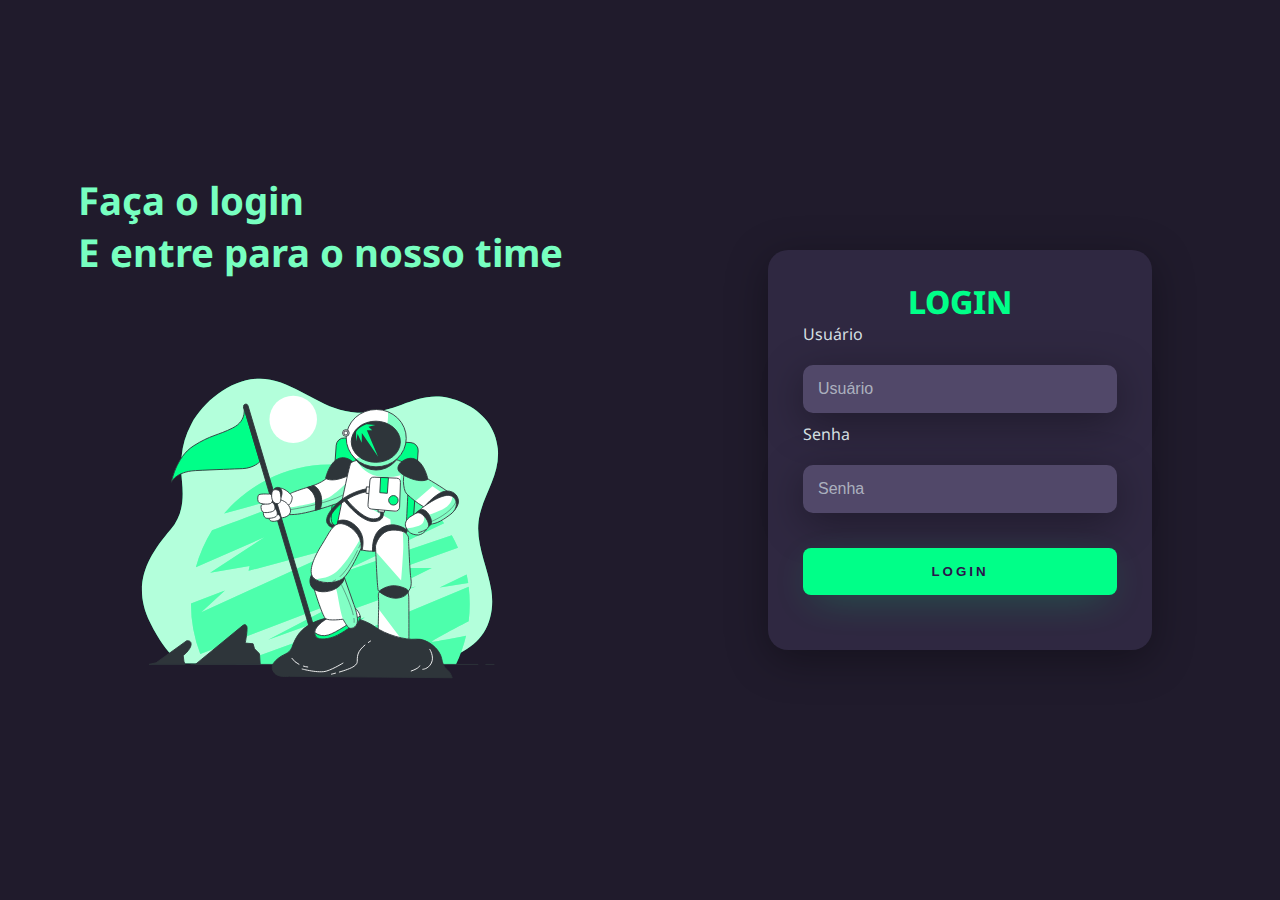
<file: Login/index.html>
<!DOCTYPE html>
<html lang="pt-BR">

    <head>
        <meta charset="UTF-8">
        <meta http-equiv="X-UA-Compatible" content="IE=edge">
        <meta name="viewport" content="width=device-width, initial-scale=1.0">

        <link rel="stylesheet" href="style.css">

        <title>Login</title>
    </head>


    <body>
        <div class="main-login">
            <div class="left-login">
                <h1>Faça o login <br> E entre para o nosso time</h1>
                <img src="astronaut-animate.svg" class="left-login-image">
            </div>

            <div class="right-login">
                <div class="card-login">
                    <h1>LOGIN</h1>
                    <div class="textfield">
                        <label for="usuario">Usuário</label>
                        <input type="text" name="usuario" placeholder="Usuário">
                    </div>
                    <div class="textfield">
                        <label for="senha">Senha</label>
                        <input type="password" name="senha" placeholder="Senha">
                    </div>
                    
                    <button class="btn-login" type="submit">Login</button>
                </div>
            </div>
        </div>
    </body>

</html>
</file>
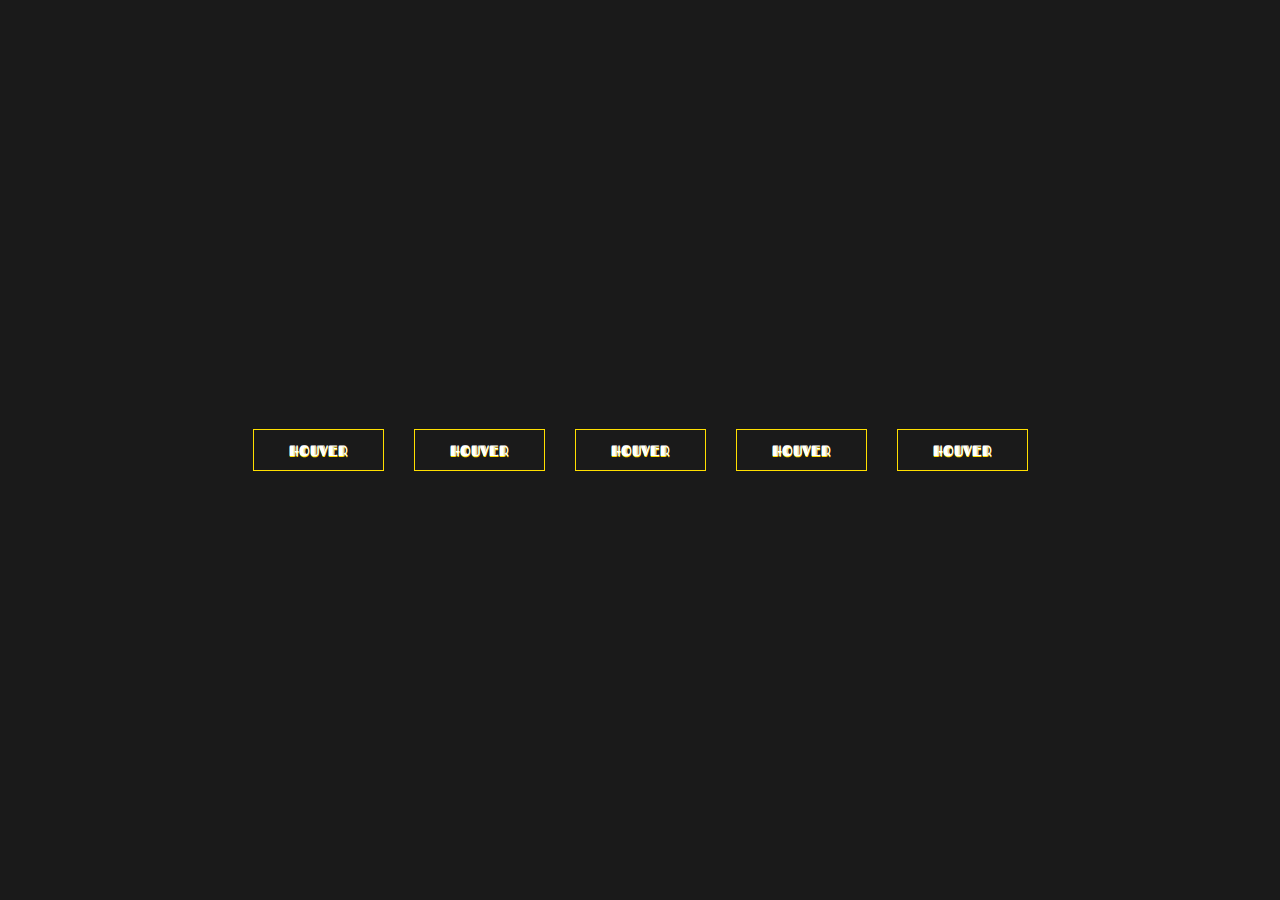
<file: Teste de Animação/index.html>
<!DOCTYPE html>

<html lang="pt-BR">

    <head>
        <meta charset="UTF-8">
        <title>Teste de Animação</title>
        <link rel="stylesheet" href="CSS/main.css">

        <link rel="preconnect" href="https://fonts.googleapis.com">
        <link rel="preconnect" href="https://fonts.gstatic.com" crossorigin>
        <link href="https://fonts.googleapis.com/css2?family=Fascinate+Inline&display=swap" rel="stylesheet">
    </head>

    <body>

        <a href="" class="buttao bt1">HOUVER</a>
        <a href="" class="buttao bt2">HOUVER</a>
        <a href="" class="buttao bt3">HOUVER</a>
        <a href="" class="buttao bt4">HOUVER</a>
        <a href="" class="buttao bt5">HOUVER</a>

    </body>
</html>
</file>
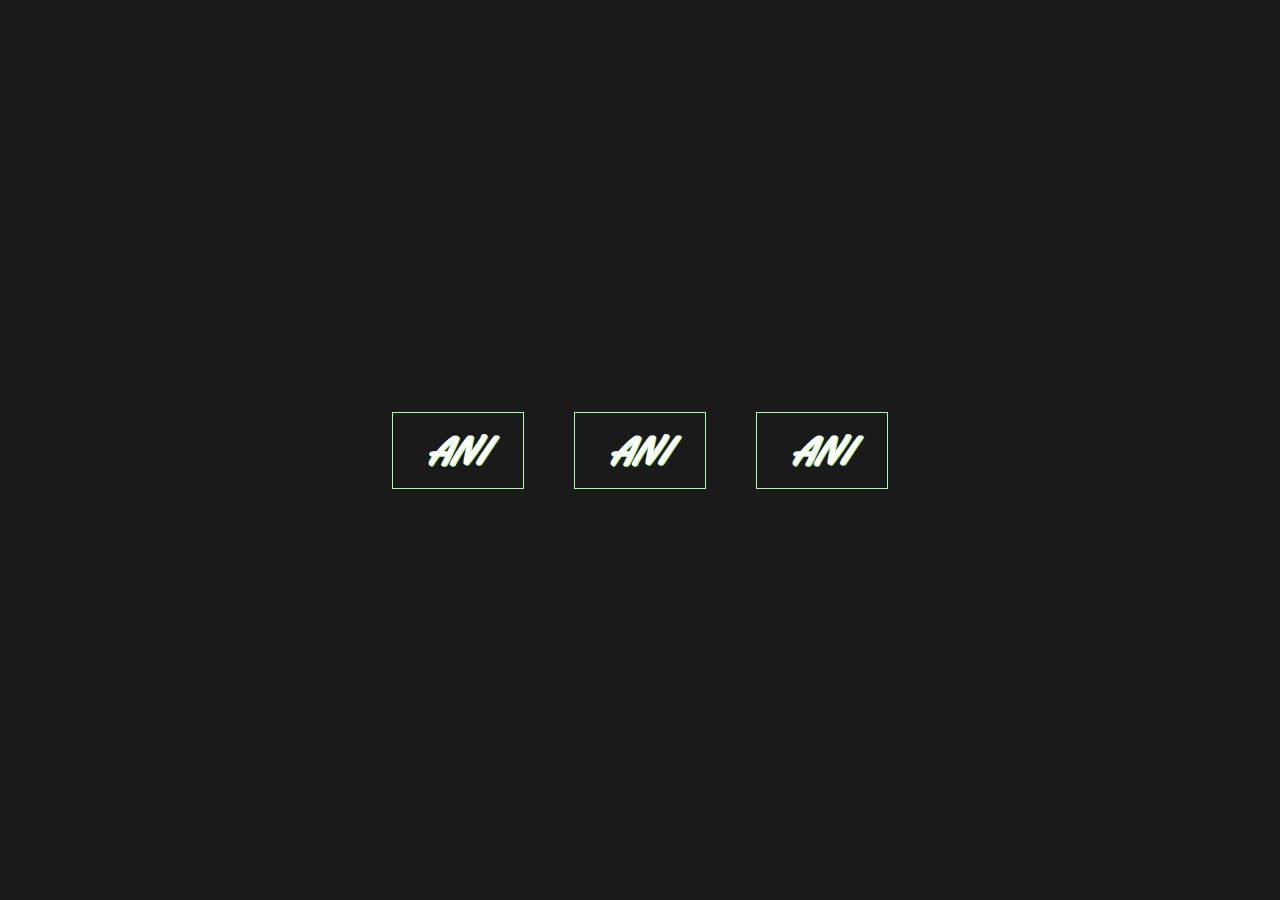
<file: Site teste/main.html>
<!DOCTYPE html>

<html lang="pt-BR">
    <head>
        <meta charset="UTF-8">
        <title>Pagina</title>
        <link rel="stylesheet" href="CSS/style.css">
        <script src="JS/main.js"></script>
        

        <link rel="preconnect" href="https://fonts.googleapis.com">
        <link rel="preconnect" href="https://fonts.gstatic.com" crossorigin>
        <link href="https://fonts.googleapis.com/css2?family=Yellowtail&display=swap" rel="stylesheet">
    </head>

    <body>
        <button onclick="printar1()" href="#" class="botaoheader bt1">ANI</button>
        <button onclick="printar2()" class="botaoheader bt2">ANI</button>
        <button onclick="printar3()" class="botaoheader bt3">ANI</button>
    </body>

</html>
</file>
<file: Login/style.css>
@import url('https://fonts.googleapis.com/css2?family=Noto+Sans:wght@400;700&display=swap');

body{
    margin: 0;
    padding: 0;
    font-family: 'Noto Sans', sans-serif;
}

body * {
    box-sizing: border-box;
}

.main-login {
    width: 100vw;
    height: 100vh;
    background: #201b2c;
    display: flex;

    justify-content: center;
    align-items: center;
}

.left-login {
    width: 50vw;
    height: 100vh;
    display: flex;
    justify-content: center;
    align-items: center;

    flex-direction: column;
}

.left-login h1 {
    font-size: 3vw;
    color: #77ffc0;
}

.left-login-image{
    width: 35vw;
}

.right-login {
    width: 50vw;
    height: 100vh;
    display: flex;
    justify-content: center;
    align-items: center;
}

.card-login {
    width: 60%;

    justify-content: center;
    align-items: center;

    display: flex;
    flex-direction: column;

    padding: 30px 35px;
    background: #2f2841;
    border-radius: 20px;
    box-shadow: 0px 10px 40px #00000056;
}

.card-login h1 {
    color: #00ff88;
    font-weight: 800;
    margin: 0;
}

.textfield{
    width: 100%;
    display: flex;
    flex-direction: column;
    align-items: flex-start;
    justify-content: center;
}

.textfield input{
    width: 100%;
    border: none;
    border-radius: 10px;
    padding:  15px;
    background: #514869;
    color: #f0ffffde;
    font-size: 12pt;
    box-shadow: 0px 10px 40px #00000056;
    outline: none;
    box-sizing: border-box;

    margin: 10px 0px;
}

.textfield label{
    color: #f0ffffde;
    margin-bottom: 10px;
}

.textfield input::placeholder{
    color: #f0ffff94;
}

.btn-login{
    width: 100%;
    padding: 16px 0px;
    margin: 25px;
    border: none;
    border-radius: 8px;
    outline: none;
    text-transform: uppercase;
    font-weight: 800;
    letter-spacing: 3px;
    color: #2b134b;
    background: #00ff88;
    cursor: pointer;
    box-shadow: 0px 10px 40px -12px #00ff8052;
    transition: 0.5s;
}

.btn-login:hover{
    background-color: #00dd77;
}

.btn-login:active{
    background-color: #00cc66;
}

@media only screen and (max-width: 950px){
    .card-login{
        width: 85%;
    }
}

@media only screen and (max-width: 600px){
    .main-login{
        flex-direction: column;
    }
    .left-login h1{
        display: none;
    }

    .left-login{
        width: 100%;
        height: auto;
    }

   .right-login{
        width: 100%;
        height: auto;
    }
    .left-login-image{
        width: 50vh;
    }
    .card-login{
        width: 90%;
        
    }
}
</file>
<file: Teste de Animação/CSS/main.css>
*{
    margin:  0;
    padding:  0;

    box-sizing: border-box;

    text-decoration: none;
    font-family: 'Fascinate Inline', cursive;

}

body{
    width: 100%;
    height: 100vh;

    background-color: #1a1a1a;
    display: flex;
    justify-content: center;
    align-items: center;
}

.buttao{
    display: block;
    text-transform: uppercase;

    font-size: 15px;
    font-weight: bold;
    text-shadow: 0.5px 0.5px #FFDF00;
    color: #fff;

    margin: 0 15px;
    padding: 10px 35px;

    border: 1px solid #FFDF00;
    
    position: relative;
    overflow: hidden;
}


/*-----------------------------------------------------------*/
.buttao:hover{
    text-shadow: 0.5px 0.5px black;
    transition: 2.3s;
}

.buttao::before{
    content: '';
    position:absolute;
    top:50%;
    left: 50%;
    transform: translate(-50%, -50%);

    width: 100%;
    height: 100%;

    background-color: #FFDF00;

    z-index: -1;

    transition: .7s ease;
}

/*-----------------------------------------------------------*/

.bt1::before{
    width: 0%;
    height: 110%;

}
.bt1:hover::before{
    width: 110%;

}
/*-----------------------------------------------------------*/

.bt2::before{
    width: 110%;
    height: 0%;

}
.bt2:hover::before{
    height: 110%;

}
/*-----------------------------------------------------------*/

.bt3::before{
    width: 110%;
    height: 0%;
    transform: translate(-50%,-50%) rotate(45deg);

}
.bt3:hover::before{
    height: 300%;

}
/*-----------------------------------------------------------*/

.bt4::before{
    width: 110%;
    height: 0%;
    transform: translate(-50%,-50%) rotate(-45deg);

}
.bt4:hover::before{
    height: 300%;

}
/*-----------------------------------------------------------*/

.bt5::before{
    width: 0;
    height: 0;
    border-radius: 4%;
    transition: 1.5s;


}
.bt5:hover::before{
    width: 300%;
    height: 300%;
    transition: 2.5s;
}
/*-----------------------------------------------------------*/
</file>
<file: Site teste/CSS/style.css>
*{
    margin: 0;
    padding: 0;
    font-family: 'Yellowtail', cursive;
    text-decoration: none;
}

body{
    width: 100%;
    height: 100vh;

    background-color: #1a1a1a;
    display: flex;
    justify-content: center;
    align-items: center;
}

.botaoheader{
    display: block;
    text-transform: uppercase;
    font-size: 40px;

    font-weight: bold;
    text-shadow: 0.5px 0.5px #afaf;
    color: #fff;

    margin: 0 25px;
    padding: 10px 35px;

    border: 1px solid #afaf;
    
    position: relative;
    background-color:  transparent;
    overflow: hidden;
    cursor: pointer;
    
}
.botaoheader:hover{
    text-shadow: 0.5px 0.5px black;
    transition: 1.3s;

    color: #1a1a1a;
    text-shadow: 0.5px 0.5px white;
    
}

.botaoheader::before{
    content: '';
    position:absolute;
    top:50%;
    left: 50%;
    transform: translate(-50%, -50%);

    width: 100%;
    height: 100%;

    background-color: #afaf;

    z-index: -1;

    transition: .7s ease;
}



/*---------------------------------------------------------------*/
.bt1::before{
    width: 0%;
    height: 110%;
    transform: translate(-50%,-50%) rotate(-45deg);

}
.bt1:hover::before{
    width: 110%;
    height: 310%;

}

.bt1:active::before{
    background-color: rgba(170, 255, 170, 0.603);
    transition: 0.5s;
}
/*---------------------------------------------------------------*/

.bt2::before{
    width: 110%;
    height: 0%;

}
.bt2:hover::before{
    height: 110%;
}
.bt2:active::before{
    background-color: rgba(170, 255, 170, 0.603);
    transition: 0.5s;
}
/*---------------------------------------------------------------*/
.bt3::before{
    width: 0;
    height: 110%;
    transform: translate(-50%,-50%) rotate(45deg);

}
.bt3:hover::before{
    width: 110%;
    height: 310%;

}
.bt3:active::before{
    background-color: rgba(170, 255, 170, 0.603);
    transition: 0.5s;
}
/*---------------------------------------------------------------*/
</file>
